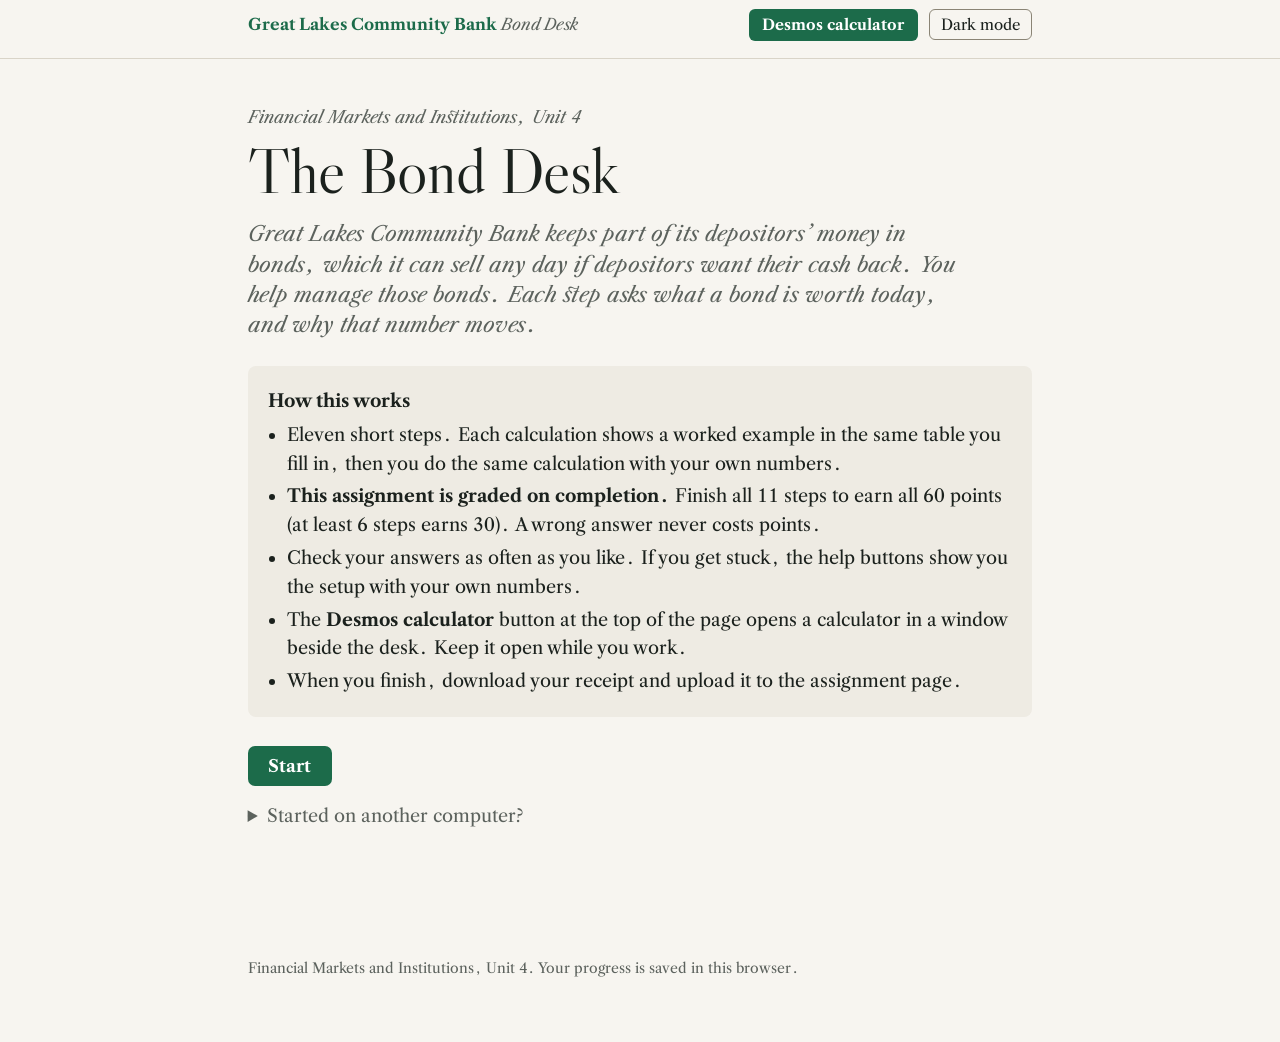
<file: index.html>
<!doctype html>
<html lang="en">
<head>
<meta charset="utf-8">
<meta name="viewport" content="width=device-width, initial-scale=1">
<title>The Bond Desk</title>
<meta name="description" content="Financial Markets and Institutions, Week 4. Price bonds, read quotes, estimate losses with duration and read spreads at Great Lakes Community Bank.">
<link rel="icon" href="data:,">
<link rel="preconnect" href="https://fonts.googleapis.com">
<link rel="preconnect" href="https://fonts.gstatic.com" crossorigin>
<link href="https://fonts.googleapis.com/css2?family=Libre+Caslon+Display&family=Libre+Caslon+Text:ital,wght@0,400;0,700;1,400&family=IBM+Plex+Mono:wght@400;500&display=swap" rel="stylesheet">
<link rel="stylesheet" href="desk.css">
</head>
<body>
<script src="config.js"></script>
<script src="desk-engine.js"></script>
</body>
</html>
</file>
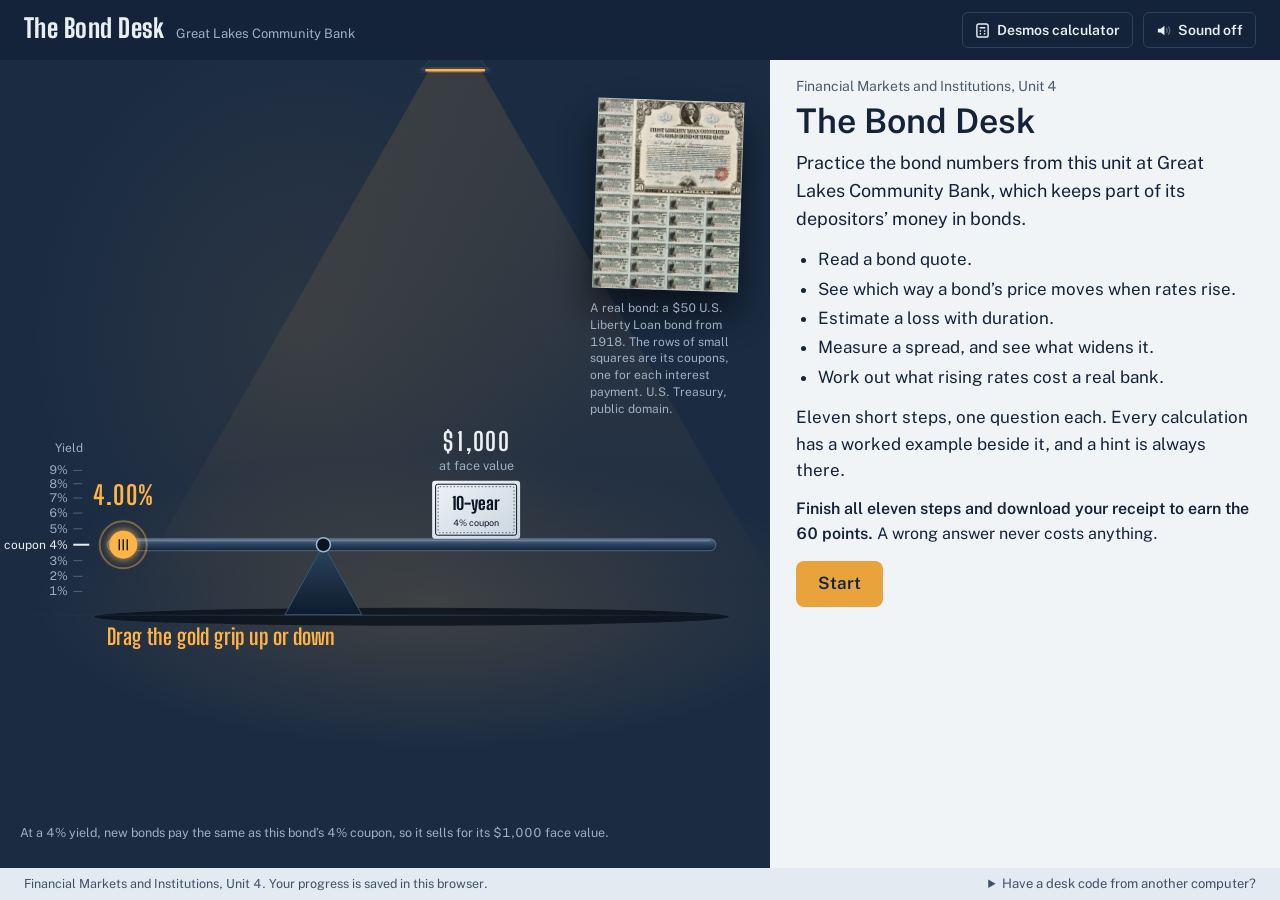
<file: v2/index.html>
<!doctype html>
<html lang="en">
<head>
<meta charset="utf-8">
<meta name="viewport" content="width=device-width, initial-scale=1">
<title>The Bond Desk</title>
<meta name="description" content="Financial Markets and Institutions, Unit 4. Practise reading bond quotes, duration and spreads at Great Lakes Community Bank.">
<link rel="icon" href="data:image/svg+xml,%3Csvg xmlns='http://www.w3.org/2000/svg' viewBox='0 0 32 32'%3E%3Crect width='32' height='32' rx='6' fill='%230A1524'/%3E%3Cpath d='M5 13 L27 19' stroke='%23FFB447' stroke-width='3' stroke-linecap='round'/%3E%3Cpath d='M16 16 L12 26 H20 Z' fill='%23E9EEF2'/%3E%3C/svg%3E">
<link rel="preload" href="fonts/big-shoulders-display-latin-800-normal.woff2" as="font" type="font/woff2" crossorigin>
<link rel="preload" href="fonts/public-sans-latin-400-normal.woff2" as="font" type="font/woff2" crossorigin>
<link rel="stylesheet" href="bond.css">
</head>
<body>
<a class="skip" href="#console">Skip to the step</a>
<header class="top">
  <div class="brand"><span class="name">The Bond Desk</span><span class="sub">Great Lakes Community Bank</span></div>
  <nav class="tape" aria-label="Steps"><ol id="tape"></ol><p class="stepname" id="stepName" aria-hidden="true"></p></nav>
  <div class="tools">
    <a class="tool desmos-open" id="calcBtn" href="https://www.desmos.com/scientific" target="desmos" rel="noopener"><svg viewBox="0 0 16 16" aria-hidden="true"><rect x="2" y="1" width="12" height="14" rx="2" fill="none" stroke="currentColor" stroke-width="1.5"/><path d="M5 5h6M5 8.5h1.5M9.5 8.5H11M5 11.5h1.5M9.5 11.5H11" stroke="currentColor" stroke-width="1.5"/></svg><span class="lbl">Desmos calculator</span><span class="sr-only"> (opens in a new window)</span></a>
    <button class="tool" id="soundBtn" type="button" aria-pressed="false" aria-label="Sound"><svg viewBox="0 0 16 16" aria-hidden="true"><path d="M2 6h3l4-3v10L5 10H2z" fill="currentColor"/><path id="soundWaves" d="M11 5.5c1 1.4 1 3.6 0 5M13 3.5c2 2.6 2 6.4 0 9" fill="none" stroke="currentColor" stroke-width="1.4" opacity=".35"/></svg><span class="lbl" id="soundLbl">Sound off</span></button>
  </div>
</header>
<main id="main" tabindex="-1">
  <section class="stage" id="stage" aria-label="The desk">
    <img class="bg" id="stageBg" alt="">
    <div class="bgshade" id="stageShade"></div>
    <svg class="world" id="world" role="group" aria-labelledby="stageDesc"></svg>
    <div class="overlay" id="overlay"></div>
    <p class="sr-only" id="stageDesc" aria-live="polite"></p>
  </section>
  <section class="console" id="console" tabindex="-1" aria-label="Step"></section>
</main>
<footer><span>Financial Markets and Institutions, Unit 4. Your progress is saved in this browser. <span id="codeNote"></span></span>
  <details class="resume" id="resume"><summary>Have a desk code from another computer?</summary>
    <form id="codeForm" novalidate><label for="dc">Your desk code</label> <input type="text" id="dc" autocomplete="off" autocapitalize="characters" spellcheck="false" placeholder="ABCD-2345"> <button class="btn quiet small" type="submit">Continue</button><span class="err" id="startErr" role="alert"></span></form></details></footer>
<script>window.DESK_NO_UI = true;</script>
<script src="config.js"></script>
<script src="desk-engine.js"></script>
<script src="data.js"></script>
<script src="world.js"></script>
<script src="bond.js"></script>
</body>
</html>
</file>
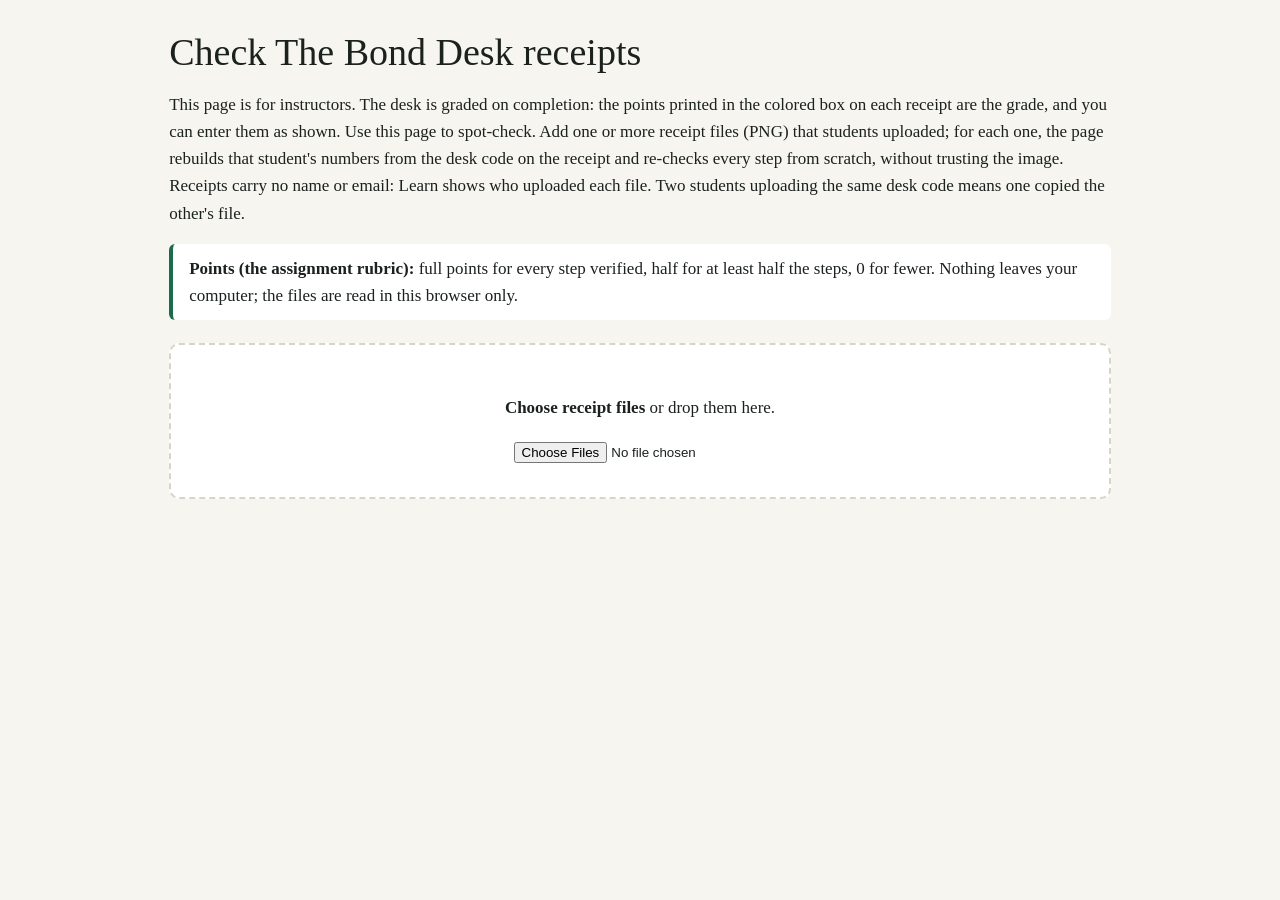
<file: verify.html>
<!doctype html>
<html lang="en">
<head>
<meta charset="utf-8">
<link rel="icon" href="data:,">
<meta name="viewport" content="width=device-width, initial-scale=1">
<title>Check Desk Receipts</title>
<style>
:root{color-scheme:light dark;--bg:#F7F5F0;--surface:#fff;--ink:#1B211D;--muted:#5C625D;--line:#D9D4C8;--ok:#1C7340;--ok-tint:#E0F2E5;--bad:#A8261E;--bad-tint:#FBE7E4;--brand:#1C6B4A}
@media (prefers-color-scheme:dark){:root{--bg:#121815;--surface:#18201C;--ink:#E9EEEA;--muted:#AEBAB3;--line:#2F3B35;--ok:#7DD49A;--ok-tint:#173324;--bad:#FF8D84;--bad-tint:#42201E;--brand:#7DD49A}}
*{box-sizing:border-box}
body{margin:0;background:var(--bg);color:var(--ink);font:17px/1.6 Georgia,'Iowan Old Style',serif}
main{max-width:980px;margin:0 auto;padding:2rem 1.2rem 4rem}
h1{font:400 38px/1.1 Georgia,serif;margin:0 0 .6rem}
.drop{border:2px dashed var(--line);border-radius:10px;padding:2rem;text-align:center;background:var(--surface);margin:1.4rem 0}
.drop.over{border-color:var(--brand)}
:focus-visible{outline:2.5px solid var(--ink);outline-offset:3px}
table{border-collapse:collapse;width:100%;font-size:15px;margin-top:1rem}
th,td{border-bottom:1px solid var(--line);padding:.45rem .5rem;text-align:left;vertical-align:top}
th{font-size:14px}
.ok{color:var(--ok);font-weight:700}.bad{color:var(--bad);font-weight:700}
.note{background:var(--surface);border-left:4px solid var(--brand);padding:.7rem 1rem;border-radius:6px}
code{font-family:ui-monospace,Menlo,monospace;font-size:14px}
</style>
</head>
<body>
<main>
  <h1 id="vt">Check desk receipts</h1>
  <p>This page is for instructors. The desk is graded on completion: the points printed in the colored box on each receipt are the grade, and you can enter them as shown. Use this page to spot-check. Add one or more receipt files (PNG) that students uploaded; for each one, the page rebuilds that student's numbers from the desk code on the receipt and re-checks every step from scratch, without trusting the image. Receipts carry no name or email: Learn shows who uploaded each file. Two students uploading the same desk code means one copied the other's file.</p>
  <p class="note"><b>Points (the assignment rubric):</b> full points for every step verified, half for at least half the steps, 0 for fewer. Nothing leaves your computer; the files are read in this browser only.</p>
  <div class="drop" id="drop">
    <p><label for="files"><b>Choose receipt files</b></label> or drop them here.</p>
    <input type="file" id="files" accept="image/png" multiple>
  </div>
  <div aria-live="polite" id="out"></div>
</main>
<script>window.DESK_NO_UI = true;</script>
<script src="config.js"></script>
<script src="desk-engine.js"></script>
<script>
(function(){
const Desk=DeskEngine.make(window.DESK); document.getElementById('vt').textContent='Check '+DESK.story.title+' receipts'; document.title=document.getElementById('vt').textContent;
const out=document.getElementById('out');
const rows=[];
function esc(s){return String(s==null?'':s).replace(/[&<>"']/g,c=>({'&':'&amp;','<':'&lt;','>':'&gt;','"':'&quot;',"'":'&#39;'}[c]))}
async function handle(files){
  for(const f of files){
    const bytes=new Uint8Array(await f.arrayBuffer());
    const text=Desk.readTextChunk(bytes);
    if(!text){rows.push({file:f.name,error:'No receipt data found. This is not a receipt from this desk, or the image was re-saved (a screenshot or an edited copy loses the data).'});continue;}
    const p=Desk.decodeReceipt(text);
    if(!p){rows.push({file:f.name,error:'The receipt data could not be read.'});continue;}
    const v=Desk.verifyPayload(p);
    rows.push({file:f.name,p,v});
  }
  render();
}
function render(){
  const seen={};rows.forEach(r=>{if(r.p&&r.p.code)seen[r.p.code]=(seen[r.p.code]||0)+1;});
  const dup=r=>seen[r.p.code]>1?' <span class="bad">(same code as another file)</span>':'';
  let h='<table><thead><tr><th scope="col">File</th><th scope="col">Desk code</th><th scope="col">Verified steps</th><th scope="col">Points</th><th scope="col">Checks</th></tr></thead><tbody>';
  for(const r of rows){
    if(r.error){h+=`<tr><td>${esc(r.file)}</td><td colspan="4" class="bad">${esc(r.error)}</td></tr>`;continue;}
    const pts=r.v.points;
    const flags=r.v.problems.length?`<span class="bad">${r.v.problems.map(esc).join('<br>')}</span>`:'<span class="ok">Receipt is intact and every completed step checks out.</span>';
    const att=r.v.rows.map(x=>`${esc(x.label)} ${x.verified?'✓':'–'}${x.attempts?' ('+x.attempts+(x.help?', help '+x.help:'')+')':''}`).join('<br>');
    h+=`<tr><td>${esc(r.file)}</td><td><code>${esc(Desk.h.fmtCode(r.p.code||''))}</code>${dup(r)}<br><small>Issued ${esc(new Date(r.p.issued).toLocaleString())}, code ${esc(Desk.shortCode(r.p.sum||'000000000000'))}</small></td><td>${r.v.done} of ${r.v.total}<br><small>${att}</small></td><td>${pts}</td><td>${flags}${r.p.memo?`<details><summary>Student's note</summary><p>${esc(r.p.memo)}</p></details>`:''}</td></tr>`;
  }
  h+='</tbody></table><p><small>In the step list, the numbers in parentheses are how many times the student pressed Check, and the help level they opened (1 = first row shown, 2 = every row shown). Help never reduces points.</small></p>';
  out.innerHTML=h;
}
const inp=document.getElementById('files'),drop=document.getElementById('drop');
inp.addEventListener('change',()=>handle(inp.files));
['dragenter','dragover'].forEach(e=>drop.addEventListener(e,ev=>{ev.preventDefault();drop.classList.add('over')}));
['dragleave','drop'].forEach(e=>drop.addEventListener(e,ev=>{ev.preventDefault();drop.classList.remove('over')}));
drop.addEventListener('drop',ev=>handle(ev.dataTransfer.files));
})();
</script>
</body>
</html>
</file>
<file: desk.css>
/* Shared desk styles (from FINAN IV Unit 5, 2026-11-02). */
:root{color-scheme:light;
  --bg:#F7F5F0;--surface:#FFFFFF;--panel:#EEEBE3;--line:#D9D4C8;--line-strong:#8A8475;
  --ink:#1B211D;--muted:#5C625D;--brand:#1C6B4A;--brand-ink:#FFFFFF;--brand-tint:#E2F0E8;
  --ok:#1C7340;--ok-tint:#E0F2E5;--bad:#A8261E;--bad-tint:#FBE7E4;--hint:#3B5469;--hint-tint:#E5ECF2;--focus:#1B211D;--hl:#FFF1B8;
  --serif:'Libre Caslon Text','Iowan Old Style',Georgia,serif;--display:'Libre Caslon Display','Libre Caslon Text',Georgia,serif;
  --mono:'IBM Plex Mono',ui-monospace,Menlo,Consolas,monospace;}
:root[data-theme="dark"]{color-scheme:dark;
  --bg:#121815;--surface:#18201C;--panel:#1F2924;--line:#2F3B35;--line-strong:#71807A;
  --ink:#E9EEEA;--muted:#AEBAB3;--brand:#7DD49A;--brand-ink:#0F1512;--brand-tint:#1B3326;
  --ok:#7DD49A;--ok-tint:#173324;--bad:#FF8D84;--bad-tint:#42201E;--hint:#A8BCCE;--hint-tint:#1C2A36;--focus:#E9EEEA;--hl:#4A4220;}
*{box-sizing:border-box}
[hidden]{display:none!important}
html,body{margin:0}
body{background:var(--bg);color:var(--ink);font:18px/1.6 var(--serif);font-variant-numeric:lining-nums tabular-nums}
a{color:var(--ink);text-underline-offset:.2em}
:focus-visible{outline:2.5px solid var(--focus);outline-offset:3px;border-radius:3px}
.sr-only{position:absolute;width:1px;height:1px;padding:0;margin:-1px;overflow:hidden;clip:rect(0,0,0,0);white-space:nowrap;border:0}
.skip{position:absolute;left:-9999px;top:0;background:var(--brand);color:var(--brand-ink);padding:.6rem 1rem;z-index:10}
.skip:focus{left:0}
header.bar{position:sticky;top:0;z-index:5;background:var(--bg);border-bottom:1px solid var(--line)}
.bar-in{max-width:820px;margin:0 auto;padding:.55rem 1.1rem;display:flex;align-items:center;gap:.7rem;flex-wrap:wrap}
.brand{font-style:italic;color:var(--muted);font-size:16px;margin-right:auto}
.brand b{font-style:normal;color:var(--brand);font-weight:700}
.btn-quiet{font:15px var(--serif);background:none;border:1px solid var(--line-strong);color:var(--ink);border-radius:6px;padding:.3rem .7rem;cursor:pointer}
.btn-quiet[aria-pressed="true"]{background:var(--ink);color:var(--bg);border-color:var(--ink)}
.btn-calc{text-decoration:none;display:inline-block;font:700 15px var(--serif);background:var(--brand);color:var(--brand-ink);border:0;border-radius:6px;padding:.4rem .85rem;cursor:pointer}
nav.steps{max-width:820px;margin:0 auto;padding:0 1.1rem .55rem;overflow-x:auto}
nav.steps ol{display:flex;flex-wrap:wrap;gap:6px;list-style:none;margin:0;padding:0}
nav.steps button{font:14px var(--serif);border:1.5px solid var(--line-strong);background:var(--surface);color:var(--ink);border-radius:999px;padding:.2rem .7rem;cursor:pointer}
nav.steps button.done{background:var(--brand);border-color:var(--brand);color:var(--brand-ink)}
nav.steps button.done::before{content:"✓ "}
nav.steps button[aria-current="step"]{outline:2px solid var(--ink);outline-offset:2px}
.navnote{max-width:820px;margin:0 auto;padding:0 1.1rem .5rem;font-size:14px;color:var(--muted)}
main{max-width:820px;margin:0 auto;padding:1.2rem 1.1rem 7rem}
.kicker{font-style:italic;color:var(--muted);margin:1.6rem 0 .5rem;font-size:17px}
h1{font:400 clamp(40px,7vw,64px)/1 var(--display);letter-spacing:-.01em;margin:0 0 1rem}
.dek{font-style:italic;font-size:21px;line-height:1.45;color:var(--muted);max-width:34em;margin:0 0 1.6rem}
h2{font:400 30px/1.15 var(--display);margin:0 0 .5rem}
h3{font:700 18px var(--serif);margin:1.2rem 0 .3rem}
.place{font-style:italic;color:var(--muted);margin:0 0 .8rem}
.box{background:var(--panel);border-radius:8px;padding:1rem 1.25rem;margin:0 0 1.4rem}
.box p{margin:.3rem 0}.box ul{margin:.3rem 0;padding-left:1.2rem}.box li{margin:.25rem 0}
form.start{display:grid;gap:1rem;max-width:30rem}
.start{display:grid;gap:1rem;max-width:30rem}
.resume summary{cursor:pointer;color:var(--muted)}
.resume form{display:grid;gap:.6rem;margin-top:.8rem}
.code{font-family:var(--mono);letter-spacing:.06em}
label{display:block;font-weight:700;font-size:16px;margin-bottom:.25rem}
.field-help{font-size:15px;color:var(--muted);margin:.25rem 0 0}
input[type=text],input[type=email],textarea{width:100%;font:18px var(--serif);padding:.55rem .7rem;border:1.5px solid var(--line-strong);border-radius:6px;background:var(--surface);color:var(--ink)}
textarea{min-height:9rem;line-height:1.5}
input.money{font:500 19px var(--mono);width:14rem;max-width:100%;padding:.5rem .7rem;border:1.5px solid var(--line-strong);border-radius:6px;background:var(--surface);color:var(--ink)}
.btn{text-decoration:none;display:inline-block;font:700 17px var(--serif);background:var(--brand);color:var(--brand-ink);border:0;border-radius:7px;padding:.65rem 1.3rem;cursor:pointer}
.btn[disabled]{opacity:.5;cursor:not-allowed}
.btn.secondary{background:transparent;color:var(--ink);border:1.5px solid var(--line-strong)}
.btn.small{font-size:15px;padding:.4rem .9rem}
.memo{background:var(--surface);border:1px solid var(--line);border-radius:10px;padding:1.4rem 1.5rem 1.2rem;box-shadow:0 1px 0 var(--line)}
.memo-head{display:flex;justify-content:space-between;gap:1rem;flex-wrap:wrap;font-size:15px;color:var(--muted);border-bottom:1px solid var(--line);padding-bottom:.6rem;margin-bottom:1rem}
.memo-head b{color:var(--ink)}
.stamp{font:500 13px var(--mono);letter-spacing:.06em;text-transform:uppercase;border:1.5px solid currentColor;border-radius:4px;padding:.05rem .45rem;color:var(--brand)}
.memo p{margin:.5rem 0}
.tw{overflow-x:auto;max-width:100%}
table.cf{border-collapse:collapse;margin:1rem 0 .5rem;font:16px var(--mono);width:100%;max-width:44rem}
table.cf caption{text-align:left;font:italic 15px var(--serif);color:var(--muted);padding-bottom:.35rem}
table.cf th{font:700 14px var(--serif);text-align:right;padding:.35rem .6rem;border-bottom:1.5px solid var(--line-strong);vertical-align:bottom}
table.cf th:first-child,table.cf td:first-child{text-align:left}
table.cf td{text-align:right;padding:.3rem .6rem;border-bottom:1px solid var(--line);vertical-align:middle;white-space:nowrap}
table.cf tfoot td[colspan]{white-space:normal;text-align:left}
table.cf td.neg{color:var(--bad)}
table.cf td.lbl{font:16px var(--serif);white-space:normal;text-align:left}
table.cf td .ex{display:block;font-size:12.5px;color:var(--muted)}
table.cf input{font:15px var(--mono);width:9.5rem;text-align:right;padding:.2rem .35rem;border:1.5px solid var(--line-strong);border-radius:4px;background:var(--surface);color:var(--ink)}
table.cf input.good{border-color:var(--ok);background:var(--ok-tint)}
table.cf input.wrong{border-color:var(--bad);background:var(--bad-tint)}
table.cf input[readonly]{background:var(--panel);border-style:dashed}
table.cf .mark{display:inline-block;width:1.2em;text-align:center;font-family:var(--serif)}
table.cf tfoot td{border-bottom:0;padding-top:.45rem}
table.cf tfoot tr.total td{font-weight:500;border-top:1.5px solid var(--line-strong)}
table.cf tr.hl td{background:var(--hl)}
.reveal{animation:fade .35s ease}
@keyframes fade{from{opacity:0}to{opacity:1}}
@media (prefers-reduced-motion:reduce){.reveal{animation:none}}
.pair{display:grid;grid-template-columns:1fr 1fr;gap:1rem}
@media (max-width:680px){header.bar{position:static}.pair{grid-template-columns:1fr}table.cf{font-size:13px}table.cf input{width:6.4rem;font-size:13px}table.cf th,table.cf td{padding:.3rem .2rem}table.cf th{font-size:12.5px}.today{display:none}.memo{padding:1.1rem .8rem}table.cf .mark{width:.9em}}
.formula{font:500 16px var(--mono);background:var(--panel);border-radius:6px;padding:.6rem .8rem;margin:.6rem 0;line-height:1.7}.formula span{white-space:nowrap}
.ask{margin-top:1.2rem;display:grid;gap:1rem}
fieldset{border:0;padding:0;margin:0}
legend{font-weight:700;font-size:16px;margin-bottom:.35rem}
.choices{display:flex;gap:.6rem;flex-wrap:wrap}
.choices.stack{flex-direction:column;align-items:flex-start}
.choice{position:relative}
.choice input{position:absolute;opacity:0;inset:0}
.choice span{display:inline-block;border:1.5px solid var(--line-strong);border-radius:999px;padding:.35rem 1rem;font-size:16px;cursor:pointer;background:var(--surface)}
.choices.stack .choice span{border-radius:8px;text-align:left}
.choice input:checked + span{background:var(--ink);color:var(--bg);border-color:var(--ink)}
.choice input:focus-visible + span{outline:2.5px solid var(--focus);outline-offset:3px}
.actions{display:flex;gap:.8rem;align-items:center;flex-wrap:wrap;margin-top:.4rem}
.fb{border-radius:8px;padding:.8rem 1rem;margin-top:.8rem;font-size:17px}
.fb:empty{display:none}
.fb.ok{background:var(--ok-tint);border-left:4px solid var(--ok)}
.fb.bad{background:var(--bad-tint);border-left:4px solid var(--bad)}
.fb.hint{background:var(--hint-tint);border-left:4px solid var(--hint)}
.fb b{font-weight:700}
.attempts{font-size:14px;color:var(--muted)}
.q{border-top:1px solid var(--line);padding:1rem 0 .4rem}
.q:first-of-type{border-top:0}
.small{font-size:15px;color:var(--muted)}
.slider-wrap{margin:1rem 0}
input[type=range]{width:100%;max-width:30rem;accent-color:var(--brand)}
.readout{font:500 18px var(--mono)}
svg.curve{width:100%;max-width:36rem;height:auto;display:block;background:var(--panel);border-radius:8px;margin:.6rem 0}
svg.curve text{font:13px var(--serif);fill:var(--muted)}
.cert-preview{max-width:100%;border:1px solid var(--line);border-radius:6px;margin:1rem 0;display:block}
ul.check{list-style:none;padding:0;margin:.6rem 0 1rem}
ul.check li{display:flex;gap:.6rem;align-items:center;padding:.3rem 0;border-bottom:1px solid var(--line)}
ul.check .st{font:500 14px var(--mono);min-width:5.5rem}
ul.check .st.ok{color:var(--ok)}ul.check .st.no{color:var(--bad)}
.points{font:400 44px/1 var(--display);margin:.2rem 0 .6rem}
.wc{font-size:14px;color:var(--muted)}
/* calculator: a link to Desmos */
.calc-strip{margin:1.1rem 0 .4rem;padding:.6rem .8rem;border-left:4px solid var(--brand);background:var(--panel);border-radius:0 8px 8px 0}
.calc-strip .small{margin:.45rem 0 0}
footer{max-width:820px;margin:0 auto;padding:0 1.1rem 3rem;font-size:14px;color:var(--muted)}
.pager{display:flex;justify-content:space-between;align-items:center;gap:.75rem;flex-wrap:wrap;margin:1.75rem 0 0;padding-top:1.1rem;border-top:1px solid var(--line)}.pager[hidden]{display:none}
#nextRow{display:none}
.practice-banner{background:var(--hint-tint);border-left:4px solid var(--hint);padding:.6rem .9rem;border-radius:6px;margin:0 0 1rem}
/* opt-in blocks (2026-11-05): parts, autosave, worked example, sources */
.part,.ask>*{min-width:0}
.part>p:first-child{margin-top:0}
.part>.field,.part>fieldset,.part>.tw{margin-top:.6rem}
.part+.part{border-top:1px solid var(--line);padding-top:1rem}
.autosave{font-size:15px;color:var(--muted);margin:0;min-height:1.5em}
.autosave.ok{color:var(--ok);font-weight:700}
.autosave.ok::before{content:"✓ "}
.fb.note{background:var(--panel);border-left:4px solid var(--line-strong)}
details.example{background:var(--brand-tint);border-left:4px solid var(--brand);border-radius:8px;padding:.55rem 1rem .6rem;margin:1rem 0}
details.example summary,details.sources summary{cursor:pointer;font-weight:700;font-size:16px}
details.example summary{color:var(--brand)}
details.example .ex-body{font-size:16.5px}
details.example .ex-body p{margin:.3rem 0}
details.example .ex-body .formula{margin:.4rem 0}
details.sources{margin-top:1.2rem;border-top:1px solid var(--line);padding-top:.6rem;font-size:15px;color:var(--muted)}
details.sources summary{font-size:15px;color:var(--muted)}
details.sources .sources-body{margin-top:.4rem}
details.sources .sources-body p,details.sources .sources-body ul{margin:.3rem 0}

/* ladder tables (2026-11-11): worked example and student version share one layout */
table.cf.ladder td.lbl{font:16px var(--serif)}
table.cf.ladder.filled{background:var(--brand-tint)}
table.cf.ladder td:nth-child(2){color:var(--muted)}
</file>
<file: v2/bond.css>
/* The Bond Desk, version 2. A bond desk after hours: one instrument under one lamp. Tokens in DESIGN.md. */
@font-face { font-family: 'Big Shoulders Display'; src: url(fonts/big-shoulders-display-latin-500-normal.woff2) format('woff2'); font-weight: 500; font-display: swap; }
@font-face { font-family: 'Big Shoulders Display'; src: url(fonts/big-shoulders-display-latin-700-normal.woff2) format('woff2'); font-weight: 700; font-display: swap; }
@font-face { font-family: 'Big Shoulders Display'; src: url(fonts/big-shoulders-display-latin-800-normal.woff2) format('woff2'); font-weight: 800; font-display: swap; }
@font-face { font-family: 'Public Sans'; src: url(fonts/public-sans-latin-400-normal.woff2) format('woff2'); font-weight: 400; font-display: swap; }
@font-face { font-family: 'Public Sans'; src: url(fonts/public-sans-latin-600-normal.woff2) format('woff2'); font-weight: 600; font-display: swap; }
@font-face { font-family: 'Public Sans'; src: url(fonts/public-sans-latin-400-italic.woff2) format('woff2'); font-weight: 400; font-style: italic; font-display: swap; }

:root {
  --night: #0A1524; --night-2: #0E1B2D; --steel: #16263A; --steel-2: #1D3149; --engrave: #2B425C; --rule: #22374F;
  --chalk: #E9EEF2; --fog: #9DB0C2; --sodium: #FFB447; --sodium-dim: #B8803A; --coral: #FF8A7A; --paper: #DCE5EC;
  --display: 'Big Shoulders Display', 'Arial Narrow', sans-serif; --text: 'Public Sans', system-ui, sans-serif;
  color-scheme: dark;
}
* { box-sizing: border-box; }
html, body { margin: 0; }
body { background: var(--night); color: var(--chalk); font: 400 17px/1.55 var(--text); min-height: 100vh; display: flex; flex-direction: column;
  -webkit-font-smoothing: antialiased; font-variant-numeric: tabular-nums; }
:focus-visible { outline: 2px solid var(--sodium); outline-offset: 3px; }
svg :focus { outline: none; }
[hidden] { display: none !important; }
.sr-only { position: absolute; width: 1px; height: 1px; padding: 0; margin: -1px; overflow: hidden; clip: rect(0 0 0 0); white-space: nowrap; border: 0; }
.skip { position: absolute; left: -999px; top: 8px; background: var(--sodium); color: var(--night); padding: 8px 12px; z-index: 50; font-weight: 600; }
.skip:focus { left: 8px; }
a { color: var(--sodium); }

/* ---------- top bar ---------- */
.top { display: grid; grid-template-columns: auto minmax(0, 1fr) auto; align-items: center; gap: 28px; padding: 12px 24px; border-bottom: 1px solid var(--rule);
  background: linear-gradient(var(--night-2), var(--night)); position: relative; z-index: 5; }
.brand { display: flex; align-items: baseline; gap: 12px; white-space: nowrap; }
.brand .name { font: 800 26px/1 var(--display); letter-spacing: .01em; }
.brand .sub { color: var(--fog); font-size: 13px; }
.tools { display: flex; gap: 10px; align-items: center; }
.tool { font: 600 14px/1 var(--text); color: var(--chalk); background: transparent; border: 1px solid var(--engrave); border-radius: 6px; padding: 9px 12px; cursor: pointer; text-decoration: none; display: inline-flex; gap: 7px; align-items: center; min-height: 36px; }
.tool:hover { border-color: var(--fog); }
.tool[aria-pressed="true"] { border-color: var(--sodium); color: var(--sodium); }
.tool svg { width: 15px; height: 15px; }

.calls { font: 600 14px/1 var(--text); color: var(--fog); padding: 9px 12px; border-radius: 6px; background: rgba(255, 180, 71, .07); border: 1px solid rgba(255, 180, 71, .3); white-space: nowrap; }
.calls b { font: 800 20px/1 var(--display); color: var(--sodium); }
.calls.bump { animation: bump .6s ease; }
@keyframes bump { 0% { transform: scale(1); } 30% { transform: scale(1.12); box-shadow: 0 0 18px rgba(255, 180, 71, .5); } 100% { transform: scale(1); } }
/* the tape: a ruler of steps */
.tape { position: relative; }
.tape ol { list-style: none; margin: 0; padding: 0; display: flex; align-items: flex-end; justify-content: space-between; position: relative; max-width: 620px; margin-inline: auto; }
.tape ol::before { content: ''; position: absolute; left: 14px; right: 14px; bottom: 9px; height: 1px; background: var(--engrave); }
.tape ol:empty { display: none; }
.tape li { flex: 1; display: flex; justify-content: center; }
.notch { position: relative; background: none; border: 0; color: var(--fog); cursor: pointer; width: 34px; height: 40px; display: flex; flex-direction: column; align-items: center; justify-content: flex-end; gap: 5px; font: 600 12px/1 var(--text); padding: 0; }
.notch .tick { width: 2px; height: 10px; background: var(--engrave); border-radius: 1px; transition: height .25s, background .25s; }
.notch.done { color: var(--chalk); }
.notch.done .tick { background: var(--sodium); height: 14px; }
.notch[aria-current="step"] { color: var(--sodium); }
.notch[aria-current="step"] .tick { height: 20px; width: 4px; background: var(--sodium); box-shadow: 0 0 12px rgba(255, 180, 71, .6); }
.notch:hover .tick { background: var(--fog); }
.notch.done:hover .tick { background: var(--sodium); }

/* ---------- the room ---------- */
main { flex: 1; display: grid; grid-template-columns: minmax(0, 1fr) 452px; min-height: 0; }
main:focus { outline: none; }
.stage { position: relative; min-height: 600px; overflow: hidden;
  background: radial-gradient(ellipse 55% 60% at 40% 34%, rgba(255, 180, 71, .085), transparent 70%), radial-gradient(ellipse 120% 90% at 50% 120%, #06101C, transparent 60%), var(--night); }
.stage svg.world { position: absolute; inset: 0; width: 100%; height: 100%; display: block; touch-action: none; }
.stage .bg { position: absolute; inset: 0; width: 100%; height: 100%; object-fit: cover; opacity: 0; transition: opacity .8s; filter: grayscale(1) contrast(1.05) brightness(.62); }
.stage .bg.on { opacity: .55; }
.stage .bg.on.dim { opacity: .2; }
.stage .bgshade { position: absolute; inset: 0; background: linear-gradient(180deg, rgba(10, 21, 36, .35), rgba(10, 21, 36, .1) 40%, rgba(10, 21, 36, .92)); opacity: 0; transition: opacity .8s; pointer-events: none; }
.stage .bgshade.on { opacity: 1; }
.stage .overlay { position: absolute; inset: 0; pointer-events: none; }
.stage .overlay > * { pointer-events: auto; }
.cap { position: absolute; left: 20px; bottom: 14px; right: 20px; color: var(--fog); font-size: 12.5px; line-height: 1.4; pointer-events: none; }
.cap a { pointer-events: auto; color: var(--fog); }
.showing { position: absolute; top: 14px; left: 16px; display: flex; gap: 6px; z-index: 2; }
.showing button { font: 600 13px/1 var(--text); color: var(--fog); background: rgba(10, 21, 36, .7); border: 1px solid var(--engrave); border-radius: 6px; padding: 8px 11px; cursor: pointer; min-height: 32px; }
.showing button[aria-pressed="true"] { color: var(--night); background: var(--chalk); border-color: var(--chalk); }

/* svg type */
.world text { font-family: var(--text); fill: var(--chalk); }
.world .disp { font-family: var(--display); font-weight: 700; }
.world .fog { fill: var(--fog); }
.world .sod { fill: var(--sodium); }
.world .coral { fill: var(--coral); }
.world .night { fill: var(--night); }
.world * { pointer-events: none; }
.world .tappable, .world .tappable *, .world .grab, .world .grab * { pointer-events: auto; }
.world .tappable { cursor: pointer; }
.world .focusring { opacity: 0; transition: opacity .15s; }
.world g:focus-visible .focusring, .world g.sel > .focusring { opacity: 1; }   /* 2026-11-19: descendant, so the bond cards' ring (inside g.cert) shows */
.world .grab { cursor: grab; }
.world .grab:active { cursor: grabbing; }
.world .disabled { opacity: .35; }
.world .disabled, .world .disabled * { pointer-events: none !important; }

/* ---------- the console ---------- */
.console { border-left: 1px solid var(--rule); padding: 22px 30px 30px; overflow-y: auto; background: linear-gradient(90deg, rgba(14, 27, 45, .6), var(--night) 40%); }
.kicker { color: var(--fog); font-size: 14px; margin: 0 0 6px; }
.console h1, .console h2 { font: 800 50px/0.95 var(--display); margin: 0 0 12px; letter-spacing: .005em; }
.console h2 { font-size: 34px; margin-bottom: 10px; }
.console p { margin: 0 0 14px; max-width: 36em; }
.console .lead { font-size: 18px; }
.console .place { color: var(--fog); }
.practice { background: var(--steel); border-left: 3px solid var(--sodium); padding: 10px 14px; border-radius: 4px; font-size: 15px; }

.btn { font: 700 21px/1 var(--display); letter-spacing: .02em; background: var(--sodium); color: var(--night); border: 0; border-radius: 6px; padding: 13px 22px 12px; cursor: pointer; min-height: 46px;
  display: inline-flex; align-items: center; gap: 10px; text-decoration: none; transition: transform .12s, box-shadow .2s; }
.btn:hover { box-shadow: 0 0 0 4px rgba(255, 180, 71, .18); }
.btn:active { transform: translateY(1px); }
.btn.quiet { background: transparent; color: var(--chalk); border: 1px solid var(--engrave); }
.btn.quiet:hover { border-color: var(--fog); box-shadow: none; }
.btn.small { font-size: 17px; padding: 10px 14px 9px; min-height: 40px; }
.btn[disabled] { opacity: .4; cursor: default; box-shadow: none; }
.actions { display: flex; flex-wrap: wrap; gap: 10px; align-items: center; margin: 18px 0 8px; }
.attempts { color: var(--fog); font-size: 13px; }

/* answers you tap */
fieldset { border: 0; padding: 0; margin: 6px 0 0; min-width: 0; }
legend { padding: 0; margin: 0 0 10px; font-weight: 600; }
.tickets { display: grid; gap: 8px; }
.ticket { position: relative; display: flex; gap: 10px; align-items: flex-start; padding: 10px 12px; border: 1px solid var(--engrave); border-radius: 8px; background: rgba(22, 38, 58, .55); cursor: pointer; line-height: 1.35; font-size: 15px; transition: border-color .15s, background .15s; }
.ticket:hover { border-color: var(--fog); }
.ticket input { appearance: none; -webkit-appearance: none; margin: 2px 0 0; width: 18px; height: 18px; border: 2px solid var(--fog); border-radius: 50%; flex: none; display: grid; place-content: center; }
.ticket input::before { content: ''; width: 8px; height: 8px; border-radius: 50%; background: var(--sodium); transform: scale(0); transition: transform .15s; }
.ticket input:checked { border-color: var(--sodium); }
.ticket input:checked::before { transform: scale(1); }
.ticket input:focus-visible { outline: 2px solid var(--sodium); outline-offset: 3px; }
.ticket:has(input:checked) { border-color: var(--sodium); background: rgba(255, 180, 71, .08); }
.chips { display: flex; flex-wrap: wrap; gap: 8px; }
.chips .ticket { flex: 1 1 100%; }

/* the calculation strip */
.strip { margin: 16px 0 6px; border-top: 1px solid var(--rule); }
.strip .cap2 { display: flex; justify-content: space-between; align-items: baseline; gap: 10px; padding: 10px 0 4px; }
.strip .cap2 b { font: 700 19px/1.1 var(--display); letter-spacing: .02em; }
.strip .cap2 span { color: var(--fog); font-size: 14px; text-align: right; }
.strip.example { opacity: .78; cursor: pointer; border-radius: 6px; }
.strip.example:hover, .strip.example:focus-within, .strip.example:focus-visible { opacity: 1; }
.line { display: grid; grid-template-columns: minmax(0, 1fr) auto; gap: 2px 14px; padding: 9px 0 10px; border-bottom: 1px dashed var(--rule); align-items: end; }
.line .lbl { grid-column: 1 / -1; color: var(--fog); font-size: 13.5px; }
.line .calc { font-size: 16px; }
.line .res { font: 700 26px/1 var(--display); text-align: right; white-space: nowrap; display: flex; align-items: center; gap: 8px; justify-content: flex-end; }
.line .res input { font: 700 26px/1 var(--display); color: var(--chalk); background: rgba(10, 21, 36, .6); border: 0; border-bottom: 2px solid var(--sodium); width: 5.2em; text-align: right; padding: 6px 6px 4px; border-radius: 4px 4px 0 0; }
.line .res input::placeholder { color: #6F849A; }
.line .res input.good { border-bottom-color: var(--chalk); }
.line .res input.wrong { border-bottom-color: var(--coral); }
.mark { font: 600 13px/1 var(--text); text-align: left; }
.mark:empty { display: none; }
.mark.ok { color: var(--sodium); }
.mark.no { color: var(--coral); }
.hint { color: var(--fog); font-size: 13.5px; margin: 6px 0 0; }

.fb { margin: 14px 0 0; padding: 0 0 0 14px; border-left: 3px solid transparent; min-height: 0; }
.fb:empty { display: none; }
.fb.ok { border-left-color: var(--sodium); }
.fb.bad { border-left-color: var(--coral); }
.fb b { font-weight: 600; }
.helpbox { margin: 12px 0 0; padding: 12px 14px; background: var(--steel); border-radius: 6px; font-size: 15.5px; }
.helpbox:empty { display: none; }
.coda { margin-top: 18px; padding: 16px 0 0; border-top: 1px solid var(--rule); font: 700 26px/1.12 var(--display); color: var(--chalk); }
.coda span { color: var(--sodium); }

details.sources { margin-top: 26px; color: var(--fog); font-size: 13.5px; }
details.sources summary { cursor: pointer; }
details.sources p { margin: 8px 0 0; }
details.sources a { color: var(--fog); }

.pager { display: flex; justify-content: space-between; gap: 10px; margin-top: 26px; }
.pager button { background: none; border: 0; color: var(--fog); font: 600 14px/1.2 var(--text); cursor: pointer; padding: 8px 0; text-decoration: underline; text-underline-offset: 3px; }

/* start */
.howto { list-style: none; padding: 0; margin: 18px 0; border-top: 1px solid var(--rule); }
.howto li { padding: 10px 0 10px 26px; border-bottom: 1px solid var(--rule); position: relative; font-size: 15.5px; color: var(--chalk); }
.howto li::before { content: ''; position: absolute; left: 4px; top: 19px; width: 10px; height: 2px; background: var(--sodium); }
.resume { margin-top: 18px; color: var(--fog); font-size: 15px; }
.resume summary { cursor: pointer; }
.resume label { display: block; margin: 12px 0 6px; color: var(--chalk); font-weight: 600; }
.resume input { font: 700 24px/1 var(--display); letter-spacing: .06em; background: var(--steel); color: var(--chalk); border: 1px solid var(--engrave); border-radius: 6px; padding: 9px 12px; width: 12ch; }
.err { color: var(--coral); }
.code { font: 700 1.15em/1 var(--display); letter-spacing: .06em; color: var(--chalk); }

/* the note */
.ledger { display: grid; grid-template-columns: 1fr 1fr; gap: 10px; margin-top: 6px; }
.ledger label { font-size: 14px; }
.ledger label { display: block; font-weight: 600; margin-bottom: 6px; }
.ledger label span { color: var(--fog); font-weight: 400; }
.ledger textarea { width: 100%; min-height: 64px; resize: vertical; background: rgba(22, 38, 58, .55); color: var(--chalk); border: 1px solid var(--engrave); border-radius: 6px; padding: 10px 12px; font: 400 16px/1.45 var(--text); }
.ledger textarea:focus { border-color: var(--sodium); }
.wc { color: var(--fog); font-size: 14px; }

/* receipt */
.points { font: 800 76px/0.9 var(--display); margin: 4px 0 10px; }
.points small { font-size: 32px; color: var(--fog); }
.openlist { list-style: none; padding: 0; margin: 12px 0; }
.openlist li { display: flex; justify-content: space-between; align-items: center; gap: 10px; padding: 8px 0; border-bottom: 1px solid var(--rule); }
.slip { position: absolute; left: 50%; top: 50%; width: min(70%, 520px); transform: translate(-50%, -50%) rotate(-1.6deg); box-shadow: 0 30px 60px rgba(0, 0, 0, .55), 0 0 0 1px rgba(255, 255, 255, .04); border-radius: 2px; }

/* the note's ledger on the stage */
.stageledger { position: absolute; inset: 9% 8% 12%; display: grid; grid-template-columns: 1fr 1fr; grid-template-rows: auto 1fr 1fr; border-top: 2px solid var(--chalk); }
.stageledger h3 { font: 800 34px/1 var(--display); margin: 0; padding: 14px 18px 10px; border-bottom: 1px solid var(--engrave); }
.stageledger h3:first-child { border-right: 2px solid var(--chalk); }
.stageledger div { padding: 14px 18px; border-bottom: 1px solid var(--engrave); font-size: 15px; color: var(--chalk); overflow: hidden; }
.stageledger div:nth-of-type(odd) { border-right: 2px solid var(--chalk); }
.stageledger div i { display: block; font-style: normal; color: var(--fog); font-size: 13px; margin-bottom: 4px; }
.stageledger div em { color: var(--fog); }   /* 2026-11-19: was #6F849A, 3.6:1 on the stage */

.scorecard { position: absolute; left: 50%; top: 50%; transform: translate(-50%, -50%); width: min(92%, 520px); padding: 26px 30px 24px; background: linear-gradient(160deg, #16263A, #0E1B2D); border: 1px solid rgba(255, 180, 71, .45); border-radius: 14px; box-shadow: 0 30px 80px rgba(0, 0, 0, .6), 0 0 60px rgba(255, 180, 71, .08); }
.scorecard p { margin: 0; }
.sc-k { color: var(--fog); font-size: 14px; }
.sc-big { font: 800 112px/0.9 var(--display); color: var(--sodium); margin-top: 6px !important; }
.sc-big span { font-size: 46px; color: var(--chalk); }
.sc-sub { font: 700 24px/1.1 var(--display); color: var(--chalk); margin-bottom: 14px !important; }
.scorecard ul { list-style: none; padding: 0; margin: 0 0 16px; border-top: 1px solid var(--engrave); }
.scorecard li { display: flex; gap: 12px; padding: 7px 0; border-bottom: 1px solid var(--rule); font-size: 15px; }
.scorecard li > span:first-child { width: 16px; font-weight: 600; }
.scorecard li.y > span:first-child { color: var(--sodium); }
.scorecard li.n > span:first-child { color: var(--coral); }
.scorecard li.na { color: var(--fog); }
.sc-line { font: 700 21px/1.2 var(--display); color: var(--chalk); }
.stamp { position: absolute; top: 56px; left: 50%; z-index: 4; transform: translateX(-50%) rotate(-4deg); font: 800 40px/1 var(--display); letter-spacing: .02em; padding: 8px 20px 6px; border: 3px solid currentColor; border-radius: 8px; background: rgba(10, 21, 36, .82); pointer-events: none; animation: stampIn .32s cubic-bezier(.2, 1.6, .4, 1) both, stampOut .4s ease 1.9s forwards; }
.stamp.ok { color: var(--sodium); } .stamp.no { color: var(--coral); }
@keyframes stampIn { from { opacity: 0; transform: translateX(-50%) rotate(-4deg) scale(1.6); } to { opacity: 1; transform: translateX(-50%) rotate(-4deg) scale(1); } }
@keyframes stampOut { to { opacity: 0; } }
/* people and the round-two controls */
.speaker { display: flex; gap: 14px; align-items: flex-start; padding: 12px 14px; background: rgba(22, 38, 58, .6); border: 1px solid var(--engrave); border-radius: 12px; margin: 2px 0 12px; }
.speaker .portrait { flex: none; }
.speaker .who { font-size: 12.5px; color: var(--fog); margin: 0 0 3px; }
.speaker .say { font-size: 17px; line-height: 1.45; margin: 0; }
.speaker.ok { border-color: rgba(255, 180, 71, .65); }
.speaker.bad { border-color: rgba(255, 138, 122, .65); }
.speaker.pop { animation: pop .35s ease; }
@keyframes pop { from { transform: translateY(6px); opacity: .4; } to { transform: none; opacity: 1; } }
.ask { font-size: 15px; color: var(--fog); margin: 4px 0 8px !important; }
.ask b { color: var(--chalk); }
.setter { display: flex; align-items: center; gap: 10px; margin: 4px 0; }
.setter .step { width: 46px; height: 46px; border-radius: 8px; border: 1px solid var(--engrave); background: var(--steel); color: var(--chalk); font: 700 26px/1 var(--display); cursor: pointer; touch-action: manipulation; }
.setter .step:hover { border-color: var(--fog); }
.setter output { font: 700 24px/1.1 var(--display); color: var(--sodium); min-width: 10ch; text-align: center; }
.tickets.two { grid-template-columns: 1fr 1fr; }
.typein { display: flex; align-items: center; gap: 8px; font: 700 24px/1 var(--display); }
.typein input { font: 700 26px/1 var(--display); color: var(--chalk); background: rgba(10, 21, 36, .6); border: 0; border-bottom: 2px solid var(--sodium); width: 5em; text-align: right; padding: 6px; }
.credit { font-size: 14px; color: var(--fog); margin-top: 14px !important; }
.scorecard.long li { padding: 4px 0; font-size: 14px; }
.scorecard.long .sc-big { font-size: 84px; }
footer { border-top: 1px solid var(--rule); color: var(--fog); font-size: 13px; padding: 10px 24px; display: flex; justify-content: space-between; gap: 12px; flex-wrap: wrap; }

@media (min-width: 901px) { body { height: 100vh; overflow: hidden; } main { min-height: 0; } .stage { min-height: 0; } .console { overflow-y: auto; } }
@media (max-width: 1100px) { main { grid-template-columns: minmax(0, 1fr) 400px; } .console { padding: 26px 24px 36px; } }
@media (max-width: 900px) {
  .top { grid-template-columns: 1fr auto; gap: 8px 12px; padding: 10px 16px 6px; }
  .tape { grid-column: 1 / -1; grid-row: 2; }
  .brand .sub { display: none; }
  .tool .lbl { display: none; }
  main { grid-template-columns: 1fr; }
  .stage { min-height: 0; height: min(38vh, 380px); }
  .brand .name { font-size: 22px; } .tool { min-height: 34px; padding: 6px 9px; } .top { padding: 8px 14px 4px; } .notch { height: 34px; }
  .console h2 { display: none; } .ledger { grid-template-columns: 1fr; }
  .console { border-left: 0; border-top: 1px solid var(--rule); padding: 12px 14px 24px; overflow: visible; background: var(--night); }
  .console h1 { font-size: 40px; } .console h2 { font-size: 26px; margin-bottom: 8px; }
  .console .kicker { display: none; }
  .speaker { padding: 9px 10px; gap: 10px; margin-bottom: 8px; } .speaker .portrait { width: 42px; height: 42px; } .speaker .say { font-size: 15px; } .speaker .who { font-size: 11.5px; }
  .ask { font-size: 14px; } .ticket { font-size: 14px; padding: 8px 10px; } .actions { margin: 10px 0 4px; } .pager { margin-top: 12px; }
  .notch { width: 26px; }
  .stageledger { inset: 6% 4% 10%; } .stageledger h3 { font-size: 26px; padding: 10px 10px 8px; } .stageledger div { padding: 10px; font-size: 13px; }
  .slip { width: 82%; }
  main:has(.stage.tallstage) .console { order: -1; }
  .stage.tallstage { height: auto; padding: 22px 0; }
  .stage.tallstage .overlay { position: relative; inset: auto; }
  .stage.tallstage .scorecard { position: relative; left: auto; top: auto; transform: none; margin: 0 auto; }
  .stamp { font-size: 26px; top: 40px; padding: 6px 14px 4px; }
  .calls { padding: 7px 9px; font-size: 13px; } .calls b { font-size: 17px; }
  .scorecard { padding: 16px 18px; } .sc-big { font-size: 72px; } .sc-big span { font-size: 30px; } .sc-sub { font-size: 18px; } .scorecard li { font-size: 13px; padding: 4px 0; } .sc-line { font-size: 16px; }
  .scorecard { position: absolute; left: 50%; top: 50%; transform: translate(-50%, -50%); width: min(92%, 520px); padding: 26px 30px 24px; background: linear-gradient(160deg, #16263A, #0E1B2D); border: 1px solid rgba(255, 180, 71, .45); border-radius: 14px; box-shadow: 0 30px 80px rgba(0, 0, 0, .6), 0 0 60px rgba(255, 180, 71, .08); }
.scorecard p { margin: 0; }
.sc-k { color: var(--fog); font-size: 14px; }
.sc-big { font: 800 112px/0.9 var(--display); color: var(--sodium); margin-top: 6px !important; }
.sc-big span { font-size: 46px; color: var(--chalk); }
.sc-sub { font: 700 24px/1.1 var(--display); color: var(--chalk); margin-bottom: 14px !important; }
.scorecard ul { list-style: none; padding: 0; margin: 0 0 16px; border-top: 1px solid var(--engrave); }
.scorecard li { display: flex; gap: 12px; padding: 7px 0; border-bottom: 1px solid var(--rule); font-size: 15px; }
.scorecard li > span:first-child { width: 16px; font-weight: 600; }
.scorecard li.y > span:first-child { color: var(--sodium); }
.scorecard li.n > span:first-child { color: var(--coral); }
.scorecard li.na { color: var(--fog); }
.sc-line { font: 700 21px/1.2 var(--display); color: var(--chalk); }
footer { padding: 10px 16px; }
}
@media (prefers-reduced-motion: reduce) { * { transition: none !important; animation: none !important; } }

/* ============ Round three (2026-11-19): a lighter, friendlier desk. The picture stays at night on the left; the
   question sits on a light page on the right, in large type, the same layout on every step. ============ */
:root { --ink: #14233A; --ink2: #3F5168; --muted: #4A5B70; --page: #F1F4F7; --card: #FFFFFF; --edge: #CDD6E0; --gold: #E8A33D; --good: #1E7A46; --bad: #B3261E; }
body { background: var(--page); }
.top { background: var(--ink); border-bottom: 0; }
.stage { background: radial-gradient(ellipse 55% 60% at 40% 34%, rgba(255, 180, 71, .08), transparent 70%), #1A2B42; }
.world rect[fill="url(#gridP)"] { display: none; }
.console { background: var(--page); color: var(--ink); border-left: 0; padding: 22px 30px 28px; font-size: 17px; }
.console .kicker { color: var(--muted); font-size: 14px; margin-bottom: 4px; }
.console h1, .console h2 { font: 700 30px/1.15 var(--text); color: var(--ink); letter-spacing: 0; margin: 0 0 8px; }
.console h1 { font-size: 38px; }
.console p { max-width: none; }
.console .lead { font-size: 18px; }
.console .scene { font-style: italic; color: var(--ink2); font-size: 17px; margin: 0 0 10px; }
.console .ask { font-size: 18px; color: var(--ink); margin: 0 0 12px !important; line-height: 1.5; }
.console .ask b, .console .scene b { color: var(--ink); }
.console a { color: #1F5FA8; }
.speaker { background: var(--card); border: 1px solid var(--edge); }
.speaker .who { color: var(--muted); font-size: 13px; }
.speaker .say { color: var(--ink); font-size: 17px; }
.boxes { display: flex; flex-wrap: wrap; gap: 12px; margin: 4px 0 12px; }
.nbox { background: var(--card); border: 2px solid var(--gold); border-radius: 10px; padding: 10px 12px; flex: 1 1 200px; }
.nbox label { display: block; font-weight: 600; font-size: 15px; margin-bottom: 6px; }
.inrow { display: flex; align-items: center; gap: 8px; }
.nbox input { font: 600 22px/1 var(--text); color: var(--ink); background: #fff; border: 1.5px solid #8C9AAB; border-radius: 6px; padding: 8px 10px; width: 100%; min-width: 0; text-align: right; }
.nbox input:focus { border-color: var(--ink); outline: 3px solid rgba(232, 163, 61, .5); outline-offset: 1px; }
.nbox input.good { border-color: var(--good); } .nbox input.wrong { border-color: var(--bad); }
.nbox .formula { margin: 6px 0 0 !important; font-size: 14.5px; color: var(--muted); }
.mark { font: 700 20px/1 var(--text); min-width: 18px; }
.mark.ok { color: var(--good); } .mark.no { color: var(--bad); }
details.worked { border: 1.5px dashed #8C9AAB; border-radius: 10px; padding: 10px 12px; margin: 4px 0 12px; background: rgba(255, 255, 255, .5); }
details.worked summary { cursor: pointer; font-weight: 600; font-size: 15.5px; color: var(--ink); }
.wcards { display: grid; grid-template-columns: repeat(auto-fill, minmax(150px, 1fr)); gap: 8px; margin-top: 8px; }
.wcard { background: var(--card); border: 1px solid var(--edge); border-radius: 8px; padding: 8px 10px; }
.wcard p { margin: 0 !important; } .wl { font-size: 13px; color: var(--muted); } .wv { font: 700 20px/1.3 var(--text); color: var(--ink); } .wf { font-size: 13px; color: var(--muted); }
.ticket { background: var(--card); border: 1.5px solid var(--edge); color: var(--ink); font-size: 16px; padding: 11px 13px; }
.ticket:hover { border-color: #8C9AAB; }
.ticket input { border-color: #6B7B8F; }
.ticket input::before { background: var(--gold); }
.ticket input:checked { border-color: var(--gold); }
.ticket:has(input:checked) { border-color: var(--gold); background: #FFF6E6; }
fieldset.why { margin-top: 10px; } fieldset.why legend { font-weight: 600; color: var(--ink); }
.btn { background: var(--ink); color: #fff; font: 700 17px/1 var(--text); letter-spacing: 0; border-radius: 8px; padding: 13px 22px; min-height: 46px; }
.btn:hover { box-shadow: 0 0 0 4px rgba(20, 35, 58, .15); }
.btn.go { background: var(--gold); color: var(--ink); }
.btn.quiet { background: transparent; color: var(--ink); border: 1.5px solid #8C9AAB; }
.console a.btn { color: #fff; text-decoration: none; }   /* 2026-11-19: "Download your receipt" is a link; .console a's blue drew it dark blue on navy */
.console .hint { color: var(--muted); }   /* 2026-11-19: the night palette's fog (#9DB0C2) is about 2:1 on the light page; the receipt's upload note sits here */
/* 2026-11-19 (accessibility audit): the sodium ring (#FFB447) is 1.6:1 on the light page. On the light surfaces the ring is a dark
   gold, 5.4:1 on the page and 5.9:1 on white; the dark top bar and the stage keep the sodium ring. */
.console :focus-visible, footer :focus-visible, .console .ticket input:focus-visible { outline: 2px solid #8A5A00; outline-offset: 3px; }
.nbox input:focus { outline: 3px solid #8A5A00; outline-offset: 1px; }
.btn.small { font-size: 15px; padding: 8px 12px; min-height: 38px; }
.fb { color: var(--ink); font-size: 16.5px; line-height: 1.5; }
.fb.ok { border-left-color: var(--good); } .fb.bad { border-left-color: var(--bad); }
.helpbox { background: #E3EAF1; color: var(--ink); }
.pager { margin-top: 18px; } .pager button { color: var(--muted); }
.plan { margin: 4px 0 14px; padding-left: 22px; font-size: 17px; } .plan li { margin: 3px 0; }
.credit { color: var(--ink) !important; font-size: 16px !important; }
.wc { color: var(--muted); }
.ledger textarea { background: var(--card); color: var(--ink); border-color: #8C9AAB; }
.ledger label { color: var(--ink); }
.practice { background: #FFF6E6; border-left-color: var(--gold); color: var(--ink); }
.points { color: var(--ink); } .points small { color: var(--muted); }
.openlist li { border-color: var(--edge); }
details.sources { color: var(--muted); } details.sources a { color: #1F5FA8; }
/* progress bar: numbered circles, done ones ticked */
.tape ol::before { background: #3E5573; bottom: 50%; }
.notch { width: 30px; height: 30px; justify-content: center; }
.notch span:first-child { display: grid; place-items: center; width: 26px; height: 26px; border-radius: 50%; border: 2px solid #9DB0C2; background: var(--ink); color: #E9EEF2; font: 700 12px/1 var(--text); position: relative; z-index: 1; }
.notch.done span:first-child { background: var(--gold); border-color: var(--gold); color: var(--ink); }
.notch[aria-current="step"] span:first-child { border-color: var(--gold); box-shadow: 0 0 0 3px rgba(232, 163, 61, .45); color: #fff; }
.notch.done[aria-current="step"] span:first-child { color: var(--ink); }   /* 2026-11-19: a white check on gold was 2.2:1 */
.notch .tick { display: none; }
.stepname { margin: 2px 0 0; text-align: center; color: #C9D4DF; font-size: 13px; }
footer { background: #E3EAF1; color: var(--ink2); border-top: 0; align-items: center; }
footer .resume { margin: 0; color: var(--ink2); font-size: 13px; } footer .resume summary { cursor: pointer; }
footer .resume form { display: inline-flex; gap: 8px; align-items: center; margin-left: 8px; } footer .resume label { display: inline; margin: 0; font-weight: 600; color: var(--ink2); }
footer .resume input { font: 600 15px var(--text); width: 9.5em; padding: 6px 8px; background: #fff; color: var(--ink); border: 1px solid #8C9AAB; border-radius: 6px; }
footer .code { color: var(--ink); font: 700 1em var(--text); letter-spacing: .04em; }
.err { color: var(--bad); }
@media (max-width: 900px) {
  .console { padding: 14px 16px 24px; border-top: 0; }
  .console h2 { display: block; font-size: 24px; }
  .console .kicker { display: block; }
  .console .scene, .console .ask { font-size: 16.5px; }
  .notch { width: 26px; height: 28px; } .notch span:first-child { width: 23px; height: 23px; font-size: 11px; }
  .stepname { display: none; }
  .nbox { flex-basis: 100%; }
  footer { font-size: 12px; }
}
/* fit a calculation step at 1280 x 720: boxes side by side, compact example, a slimmer footer */
@media (min-width: 901px) {
  main { grid-template-columns: minmax(0, 1fr) 480px; }
  .console { padding: 16px 26px 20px; }
  .console h1 { font-size: 34px; } .console h2 { font-size: 26px; margin-bottom: 4px; }
  .console .scene { font-size: 16px; margin-bottom: 6px; line-height: 1.45; }
  .console .ask { font-size: 17px; margin-bottom: 10px !important; line-height: 1.45; }
  .boxes { flex-wrap: nowrap; gap: 10px; margin-bottom: 10px; }
  .nbox { flex: 1 1 0; padding: 8px 10px; }
  .nbox input { font-size: 20px; padding: 6px 8px; }
  .nbox .formula { font-size: 13.5px; margin-top: 4px !important; }
  details.worked { padding: 8px 10px; margin-bottom: 10px; }
  details.worked summary { font-size: 14.5px; }
  .wcards { grid-template-columns: repeat(auto-fit, minmax(120px, 1fr)); gap: 6px; margin-top: 6px; }
  .wcard { padding: 6px 8px; } .wv { font-size: 18px; }
  .actions { margin: 8px 0 4px; }
  .ticket { padding: 9px 12px; font-size: 15.5px; }
  footer { padding: 6px 24px; font-size: 12.5px; }
  .pager { margin-top: 10px; }
}
@media (min-width: 1200px) { main { grid-template-columns: minmax(0, 1fr) 510px; } }
</file>
